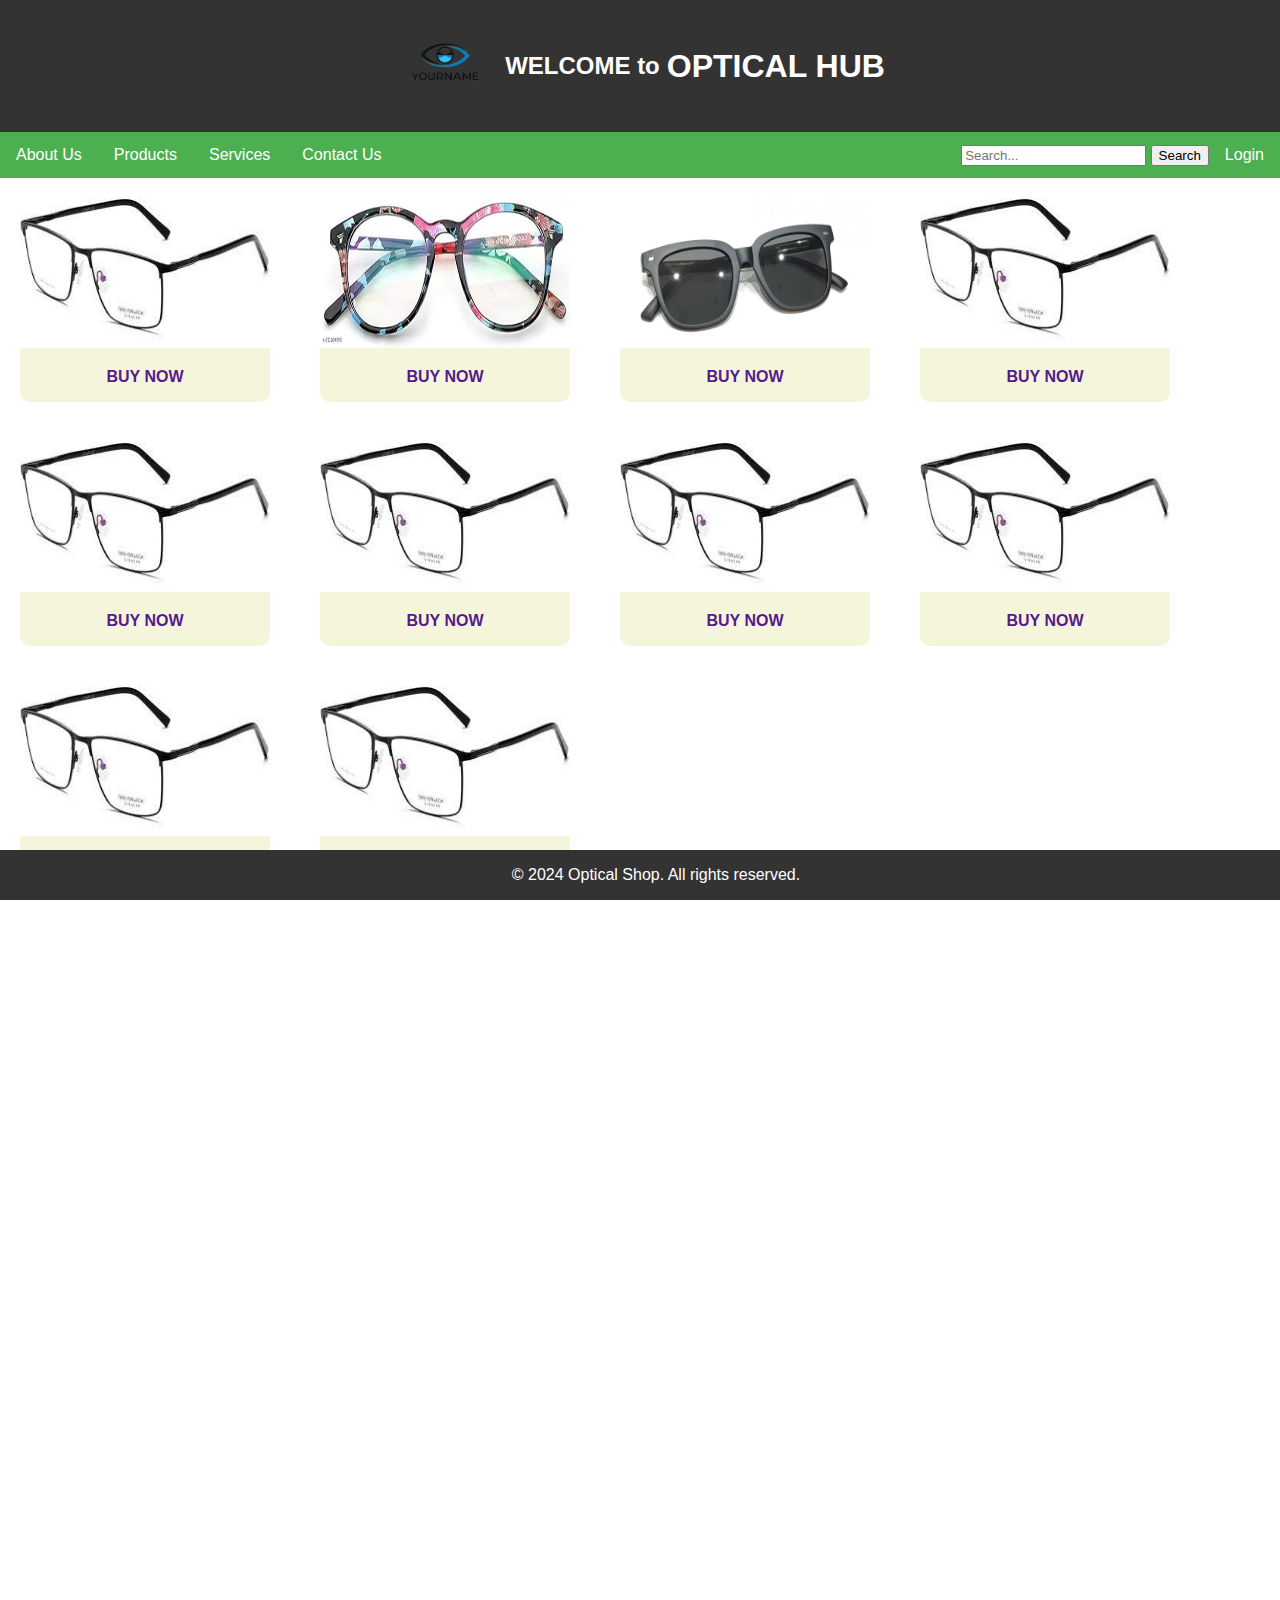
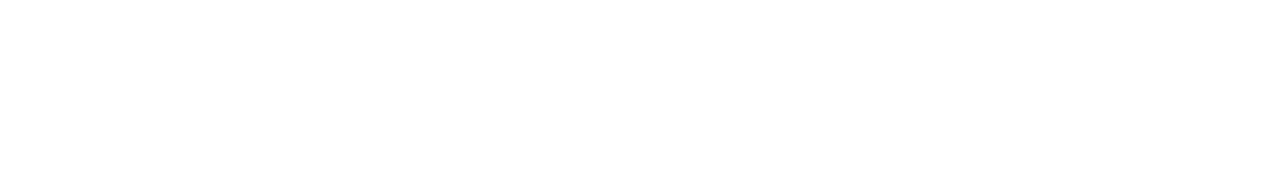
<file: index.html>
<!DOCTYPE html>
<html lang="en">
<head>
    <meta charset="UTF-8">
    <meta name="viewport" content="width=device-width, initial-scale=1.0">
    <title>Optical Shop</title>
    <link rel="stylesheet" href="style.css">
</head>
<body>

    <header>
        
        <img src="images/2.img.png" alt="Optical Shop Logo">
        <div class="animated-text">WELCOME  to</div>
        <h1>OPTICAL HUB</h1>
        
    </header>

    

    <nav>
        <div class="ag">
        <a href="#about">About Us</a>
        <a href="#products">Products</a>
        <a href="#services">Services</a>
        <a href="#contact">Contact Us</a>

    </div>
<div class="scj">
    <div class="search-bar">
        <input type="text" placeholder="Search...">
        <button type="submit">Search</button>
    </div>


    <a href="/login/index.html"><div> 
        Login <!-- New login link --></div></a>
    </nav>
</div>
        <div class="main">


            
            <div class="box">
                <a href="" style="text-decoration: none;">
                    <img src="/images/chashma.jpeg" alt="">
                    <p class="Text-a">BUY NOW</p>
                </a>
            </div>
            

            <div class="box">
                <a href="" style="text-decoration: none;">
                    <img src="/images/3.webp" alt="">
                    <p class="Text-a">BUY NOW</p>
                </a>
            </div>
            
         

            <div class="box">
                <a href="" style="text-decoration: none;">
                    <img src="/images/4.jpeg" alt="">
                    <p class="Text-a">BUY NOW</p>
                </a>
            </div>
            

            
            <div class="box">
                <a href="" style="text-decoration: none;">
                    <img src="/images/chashma.jpeg" alt="">
                    <p class="Text-a">BUY NOW</p>
                </a>
            </div>
            

            <div class="box">
                <a href="" style="text-decoration: none;">
                    <img src="/images/chashma.jpeg" alt="">
                    <p class="Text-a">BUY NOW</p>
                </a>
            </div>
            

            <div class="box">
                <a href="" style="text-decoration: none;">
                    <img src="/images/chashma.jpeg" alt="">
                    <p class="Text-a">BUY NOW</p>
                </a>
            </div>
            

            <div class="box">
                <a href="" style="text-decoration: none;">
                    <img src="/images/chashma.jpeg" alt="">
                    <p class="Text-a">BUY NOW</p>
                </a>
            </div>
            

            <div class="box">
                <a href="" style="text-decoration: none;">
                    <img src="/images/chashma.jpeg" alt="">
                    <p class="Text-a">BUY NOW</p>
                </a>
            </div>
            

            <div class="box">
                <a href="" style="text-decoration: none;">
                    <img src="/images/chashma.jpeg" alt="">
                    <p class="Text-a">BUY NOW</p>
                </a>
            </div>
            

            <div class="box">
                <a href="" style="text-decoration: none;">
                    <img src="/images/chashma.jpeg" alt="">
                    <p class="Text-a">BUY NOW</p>
                </a>
            </div>
            





















        </div>
        


<br>
<br>
<br>
<br>
<br>
<br>
<br>
<br>
<br>
<br>
<br>
<br>
<br>
<br>
<br>
<br>
<br>
<br>
<br>
<br>
<br>
<br>
<br>
<br>
<br>
<br>
<br>
<br>
<br>
<br>
<br>
<br>
<br>
<br>
<br>
<br>
<br>
<br>
<br>
<br>
<br>
<br>
<br>
<br>
<br>
<br>









    <footer>
        &copy; 2024 Optical Shop. All rights reserved.
    </footer>

</body>
</html>
</file>
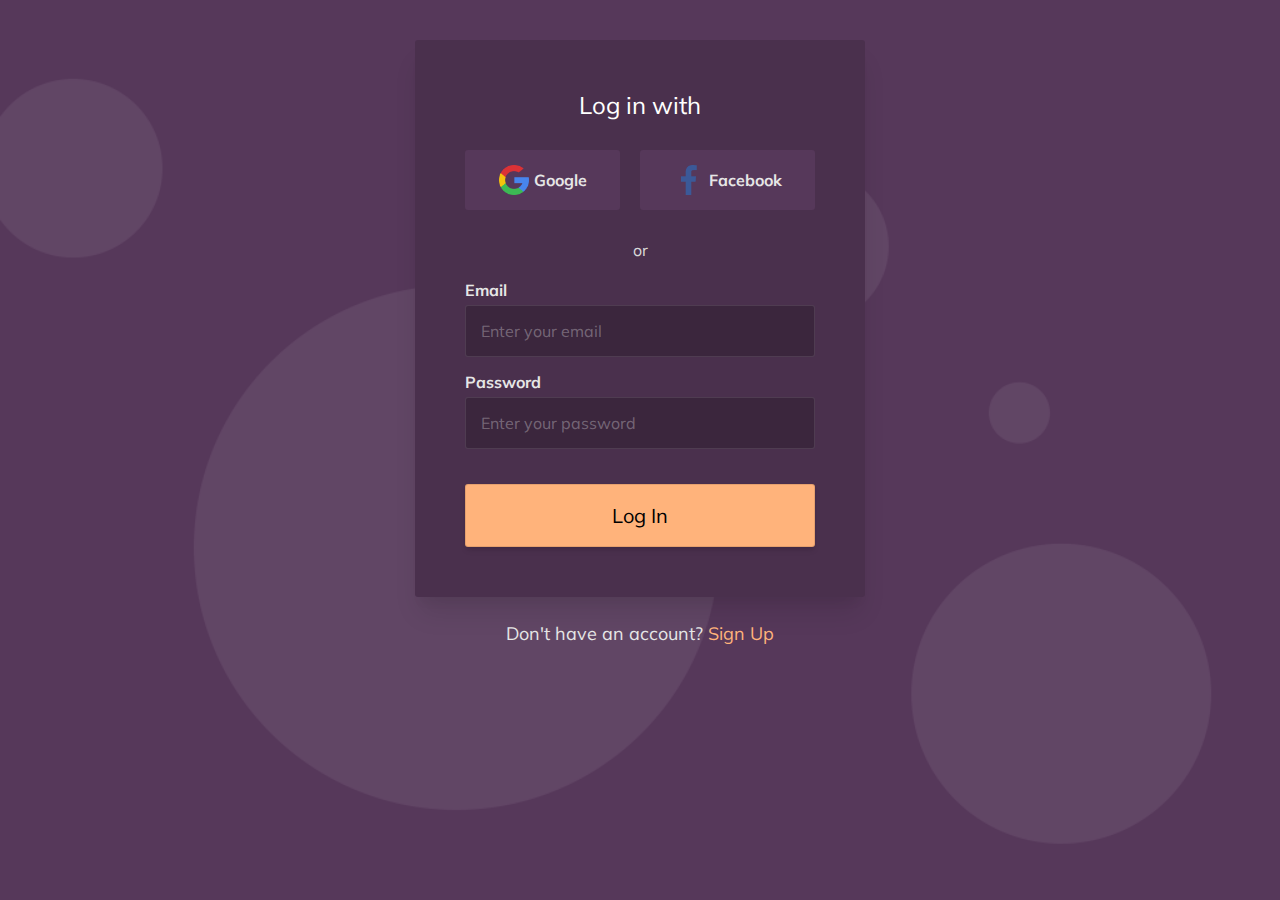
<file: login/index.html>
<!DOCTYPE html>
<html lang="en">
<head>
    <meta charset="UTF-8">
    <meta name="viewport" content="width=device-width, initial-scale=1.0">
    <title>CSS Login Page Template - W3jar.Com</title>
    <link href="https://fonts.googleapis.com/css2?family=Muli:wght@400;700&display=swap" rel="stylesheet">
    <link rel="stylesheet" href="./assets/css/style-with-prefix.css">
    <style>
        .srouce{
            text-align: center;
            color: #ffffff;
            padding: 10px;
        }
    </style>
</head>
<body>

    <div class="main-container">
        <div class="form-container">

            <div class="srouce"></div>

            <div class="form-body">
                <h2 class="title">Log in with</h2>
                <div class="social-login">
                    <ul>
                        <li class="google"><a href="#">Google</a></li>
                        <li class="fb"><a href="#">Facebook</a></li>
                    </ul>
                </div><!-- SOCIAL LOGIN -->

                <div class="_or">or</div>

                <form action="" class="the-form">

                    <label for="email">Email</label>
                    <input type="email" name="email" id="email" placeholder="Enter your email">

                    <label for="password">Password</label>
                    <input type="password" name="password" id="password" placeholder="Enter your password">

                    <input type="submit" value="Log In">

                </form>

            </div><!-- FORM BODY-->

            

            <div class="form-footer">
                <div>
                    <span>Don't have an account?</span> <a href="">Sign Up</a>
                </div>
            </div><!-- FORM FOOTER -->

        </div><!-- FORM CONTAINER -->
    </div>

</body>
</html>
</file>
<file: style.css>
body {
    font-family: 'Arial', sans-serif;
    margin: 0;
    padding: 0;
    background-color: rgb(255, 255, 255);
    color: #333;
}

@keyframes slideIn {
    0% {
        transform: translateY(100%);
        opacity: 0;
    }
    50% {
        transform: translateY(0);
        opacity: 1;
    }
    100% {
        transform: translateY(-100%);
        opacity: 0;
    }
}

.scj {

    display: flex;
    align-items: center;
}




.animated-text {
    font-size: 24px;
    font-weight: bold;
    position: relative;
    animation: slideIn 2s;
}


header {
    background-color: #333;
    padding: 1em;
    text-align: center;
    color: white;
    display: flex;
    align-items: center;
    justify-content: center;
}

header img {
    max-width: 100px;
    height: auto;
    margin-right: 10px;
}

h1 {
    margin: 0;
}

nav {
    background-color: #4CAF50;
    overflow: hidden;
    display: flex;
    align-items: center;
    justify-content: space-between;
    
}


h1 {
    margin: 0;
    padding-left: 7px;
}

nav a {
    float: left;
    display: block;
    color: white;
    text-align: center;
    padding: 14px 16px;
    text-decoration: none;
}

nav a:hover {
    background-color: #f94343;
    color: black;
}


.main {
    margin: 20px;
    display: flex;
    
    column-gap: 50px;
    flex-wrap: wrap;
}
.box{
    background-color: beige;
    stroke: #333;
    border-radius: 10px;
    margin-bottom: 40px;
}

.box a .Text-a {
    display: flex;
    justify-content: center;
    font-weight: 800;
   
}
.box a img {
    width: 250px;
    height: 150px;
    
}






















section {
    padding: 20px;
}

footer {
    background-color: #333;
    color: white;
    text-align: center;
    padding: 1em;
    position: fixed;
    bottom: 0;
    width: 100%;
}
</file>
<file: login/assets/css/style-with-prefix.css>
*,
*::before,
*::after {
  box-sizing: border-box;
  -webkit-box-sizing: border-box;
}

body {
  margin: 0;
  padding: 0;
  color: #222222;
  background-color: #f2f2f0;
  background-color: #56385a;
  background-image: url("../images/cover.png");
  background-size: cover;
  background-repeat: no-repeat;
  background-position: center;
  background-attachment: fixed;
  padding: 20px;
  overflow-x: hidden;
}

body,
input,
button {
  font-family: "Muli", sans-serif, -apple-system, BlinkMacSystemFont,
    "Helvetica Neue", Helvetica, sans-serif;
  outline: none;
}

.main-container {
  max-width: 900px;
  margin: 0 auto;
}

a {
  color: inherit;
  outline: none;
  text-decoration: none;
}

a:hover {
  text-decoration: underline;
}

.form-container {
  max-width: 450px;
  margin: 0 auto;
}

.form-body {
  background-color: #4a304d;
  overflow: hidden;
  padding: 50px;
  color: #ffffff;
  border-radius: 3px;
  -webkit-box-shadow: 0 20px 25px -5px rgba(0, 0, 0, 0.1),
    0 10px 10px -5px rgba(0, 0, 0, 0.04);
  box-shadow: 0 20px 25px -5px rgba(0, 0, 0, 0.1),
    0 10px 10px -5px rgba(0, 0, 0, 0.04);
}

@media only screen and (max-width: 500px) {
  .form-body {
    padding: 50px 40px;
  }
}

@media only screen and (max-width: 455px) {
  .form-body {
    padding: 45px 30px;
  }
}

@media only screen and (max-width: 340px) {
  .form-body {
    padding: 30px 20px;
  }
}

.form-body .title {
  margin: 0;
  text-align: center;
  font-weight: normal;
}

.social-login ul {
  list-style-type: none;
  margin: 30px 0;
  padding: 0;
  display: -webkit-box;
  display: -ms-flexbox;
  display: flex;
  -ms-flex-wrap: wrap;
  flex-wrap: wrap;
}

.social-login ul li {
  -webkit-box-flex: 1;
  -ms-flex: 1 auto;
  flex: 1 auto;
}

.social-login ul li a {
  background-color: #56385a;
  border-radius: 3px;
  display: -webkit-box;
  display: -ms-flexbox;
  display: flex;
  -webkit-box-pack: center;
  -ms-flex-pack: center;
  justify-content: center;
  -webkit-box-align: center;
  -ms-flex-align: center;
  align-items: center;
  width: 100%;
  height: 100%;
  padding: 15px;
  color: #e6e6e6;
  font-weight: bold;
  text-decoration: none;
  -webkit-transition: background-color 0.3s;
  transition: background-color 0.3s;
}

.social-login ul li a::before {
  content: "";
  width: 30px;
  height: 30px;
  background-repeat: no-repeat;
  background-position: center;
  background-size: 30px;
  margin-right: 5px;
}

.social-login ul li a:hover {
  background-color: #fff199;
  color: #0e090e;
  -webkit-box-shadow: 0 10px 15px -3px rgba(0, 0, 0, 0.1),
    0 4px 6px -2px rgba(0, 0, 0, 0.05);
  box-shadow: 0 10px 15px -3px rgba(0, 0, 0, 0.1),
    0 4px 6px -2px rgba(0, 0, 0, 0.05);
}

li.google {
  margin-right: 10px;
}

li.google a::before {
  background-image: url("../images/google.png");
}

li.fb {
  margin-left: 10px;
}

li.fb a::before {
  margin: 0;
  background-image: url("../images/fb.png");
}

@media only screen and (max-width: 400px) {
  .social-login ul {
    -webkit-box-orient: vertical;
    -webkit-box-direction: normal;
    -ms-flex-direction: column;
    flex-direction: column;
  }

  li.google,
  li.fb {
    margin: 0;
  }

  li.google {
    margin-bottom: 10px;
  }
}

._or {
  text-align: center;
  margin-bottom: 20px;
  color: #d9d9d9;
}

.the-form {
  display: -webkit-box;
  display: -ms-flexbox;
  display: flex;
  -ms-flex-wrap: wrap;
  flex-wrap: wrap;
  -webkit-box-orient: vertical;
  -webkit-box-direction: normal;
  -ms-flex-direction: column;
  flex-direction: column;
}

.the-form label {
  margin-bottom: 5px;
  color: #e6e6e6;
  font-weight: bold;
}

.the-form [type="email"],
.the-form [type="password"] {
  padding: 15px;
  font-size: 16px;
  background: rgba(0, 0, 0, 0.2);
  border: 1px solid rgba(255, 255, 255, 0.1);
  border-radius: 3px;
  margin-bottom: 15px;
  -webkit-transition: background 0.3s;
  transition: background 0.3s;
  color: #e6e6e6;
}

.the-form [type="email"]::-webkit-input-placeholder,
.the-form [type="password"]::-webkit-input-placeholder {
  color: rgba(255, 255, 255, 0.3);
}

.the-form [type="email"]::-moz-placeholder,
.the-form [type="password"]::-moz-placeholder {
  color: rgba(255, 255, 255, 0.3);
}

.the-form [type="email"]:-ms-input-placeholder,
.form-container .form-body .the-form [type="password"]:-ms-input-placeholder {
  color: rgba(255, 255, 255, 0.3);
}

.the-form [type="email"]::-ms-input-placeholder,
.form-container .form-body .the-form [type="password"]::-ms-input-placeholder {
  color: rgba(255, 255, 255, 0.3);
}

.the-form [type="email"]::placeholder,
.form-container .form-body .the-form [type="password"]::placeholder {
  color: rgba(255, 255, 255, 0.3);
}

.the-form [type="email"]:hover,
.the-form [type="password"]:hover {
  background: rgba(0, 0, 0, 0.1);
}

.the-form [type="email"]:focus,
.the-form [type="password"]:focus {
  background: #ffffff;
  -webkit-box-shadow: inset 0 2px 4px 0 rgba(0, 0, 0, 0.06);
  box-shadow: inset 0 2px 4px 0 rgba(0, 0, 0, 0.06);
  border-color: #4a304d;
  color: #222222;
}

.the-form [type="email"]:focus::-webkit-input-placeholder,
.form-container .form-body .the-form [type="password"]:focus::-webkit-input-placeholder {
  color: #666666;
}

.the-form [type="email"]:focus::-moz-placeholder,
.the-form [type="password"]:focus::-moz-placeholder {
  color: #666666;
}

.the-form [type="email"]:focus:-ms-input-placeholder,
.the-form [type="password"]:focus:-ms-input-placeholder {
  color: #666666;
}

.the-form [type="email"]:focus::-ms-input-placeholder,
.the-form [type="password"]:focus::-ms-input-placeholder {
  color: #666666;
}

.the-form [type="email"]:focus::placeholder,
.the-form [type="password"]:focus::placeholder {
  color: #666666;
}

.the-form [type="submit"] {
  background: #ffb37b;
  border: 1px solid rgba(0, 0, 0, 0.1);
  padding: 18px;
  font-size: 20px;
  border-radius: 3px;
  cursor: pointer;
  margin-top: 20px;
  color: black;
  -webkit-box-shadow: 0 4px 6px -1px rgba(0, 0, 0, 0.1),
    0 2px 4px -1px rgba(0, 0, 0, 0.06);
  box-shadow: 0 4px 6px -1px rgba(0, 0, 0, 0.1),
    0 2px 4px -1px rgba(0, 0, 0, 0.06);
}

.the-form [type="submit"]:hover {
  opacity: 0.9;
}

.form-footer div {
  text-align: center;
  padding: 25px 20px;
  font-size: 18px;
  color: #e6e6e6;
}

.form-footer div a {
  color: #ffb37b;
}
</file>
